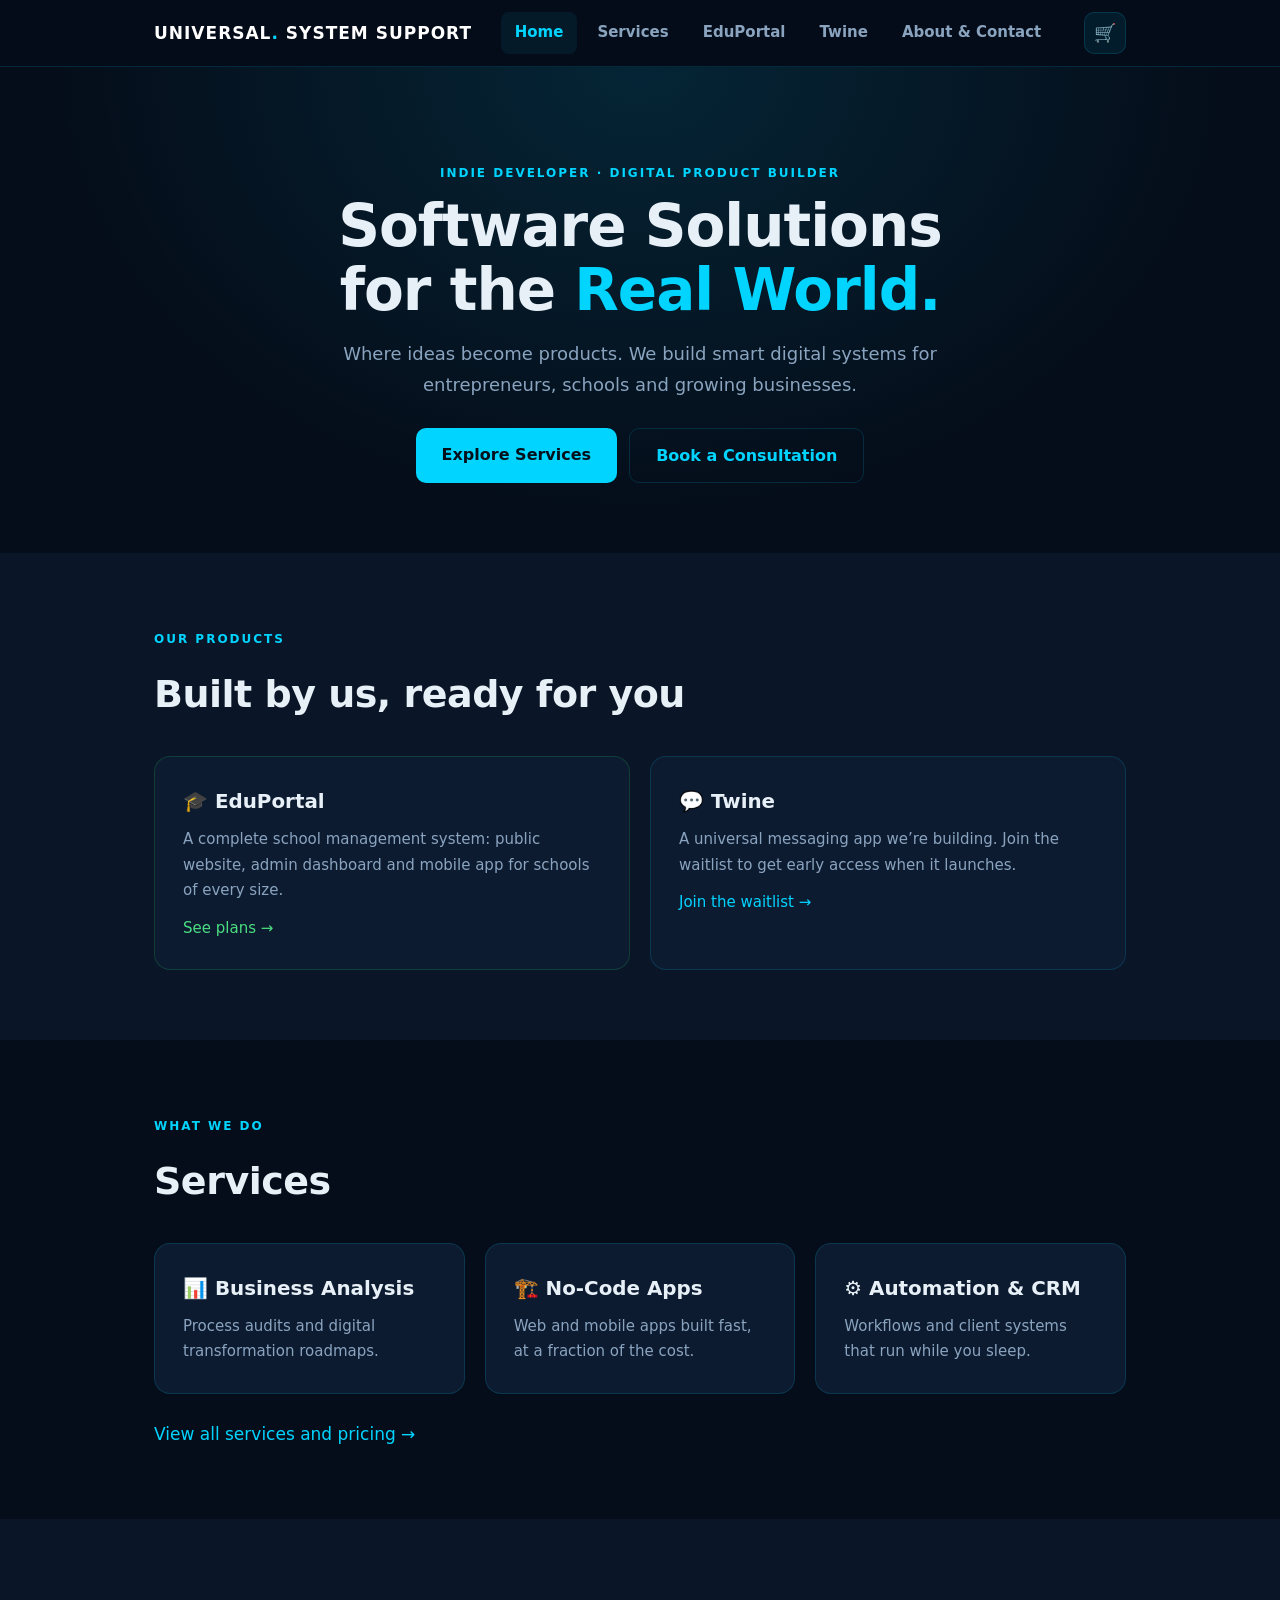
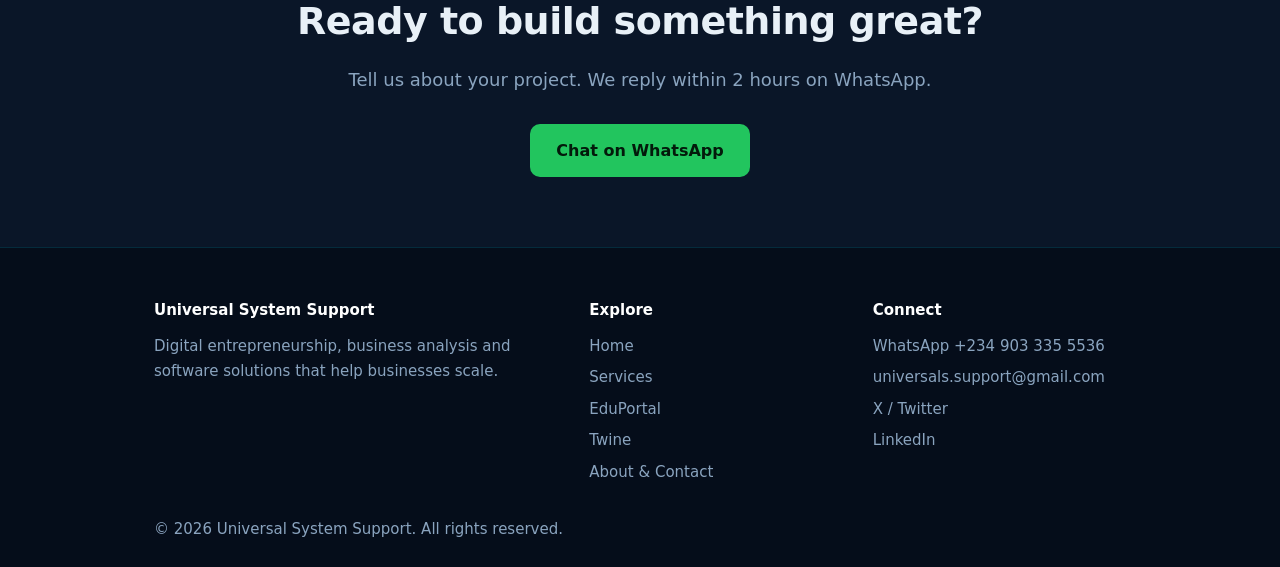
<file: index.html>
<!DOCTYPE html><html lang="en"><head><meta charset="UTF-8"><meta name="viewport" content="width=device-width,initial-scale=1"><title>Universal System Support — Software Solutions for the Real World</title><meta name="description" content="Digital entrepreneurship, business analysis and software solutions: EduPortal school management, Twine messaging and custom systems."><link rel="stylesheet" href="/styles.css"></head>
<body data-page="home">
<main>
<section class="hero"><div class="wrap"><span class="tag">Indie Developer · Digital Product Builder</span>
<h1>Software Solutions<br>for the <em>Real World.</em></h1>
<p class="lead">Where ideas become products. We build smart digital systems for entrepreneurs, schools and growing businesses.</p>
<div class="row"><a class="btn" href="/services">Explore Services</a><a class="btn o" href="/about#contact">Book a Consultation</a></div></div></section>

<section class="alt"><div class="wrap"><span class="tag">Our Products</span><h2>Built by us, ready for you</h2>
<div class="grid">
<div class="card eg"><h3>🎓 EduPortal</h3><p>A complete school management system: public website, admin dashboard and mobile app for schools of every size.</p><p style="margin-top:12px"><a href="/eduportal">See plans →</a></p></div>
<div class="card"><h3>💬 Twine</h3><p>A universal messaging app we’re building. Join the waitlist to get early access when it launches.</p><p style="margin-top:12px"><a href="/twine">Join the waitlist →</a></p></div>
</div></div></section>

<section><div class="wrap"><span class="tag">What We Do</span><h2>Services</h2>
<div class="grid">
<div class="card"><h3>📊 Business Analysis</h3><p>Process audits and digital transformation roadmaps.</p></div>
<div class="card"><h3>🏗️ No-Code Apps</h3><p>Web and mobile apps built fast, at a fraction of the cost.</p></div>
<div class="card"><h3>⚙️ Automation & CRM</h3><p>Workflows and client systems that run while you sleep.</p></div>
</div><p style="margin-top:26px"><a href="/services">View all services and pricing →</a></p></div></section>

<section class="alt"><div class="wrap" style="text-align:center"><h2>Ready to build something great?</h2><p class="lead">Tell us about your project. We reply within 2 hours on WhatsApp.</p><a class="btn g" href="https://wa.me/2349033355536" target="_blank">Chat on WhatsApp</a></div></section>
</main>
<script src="/site.js"></script></body></html>
</file>
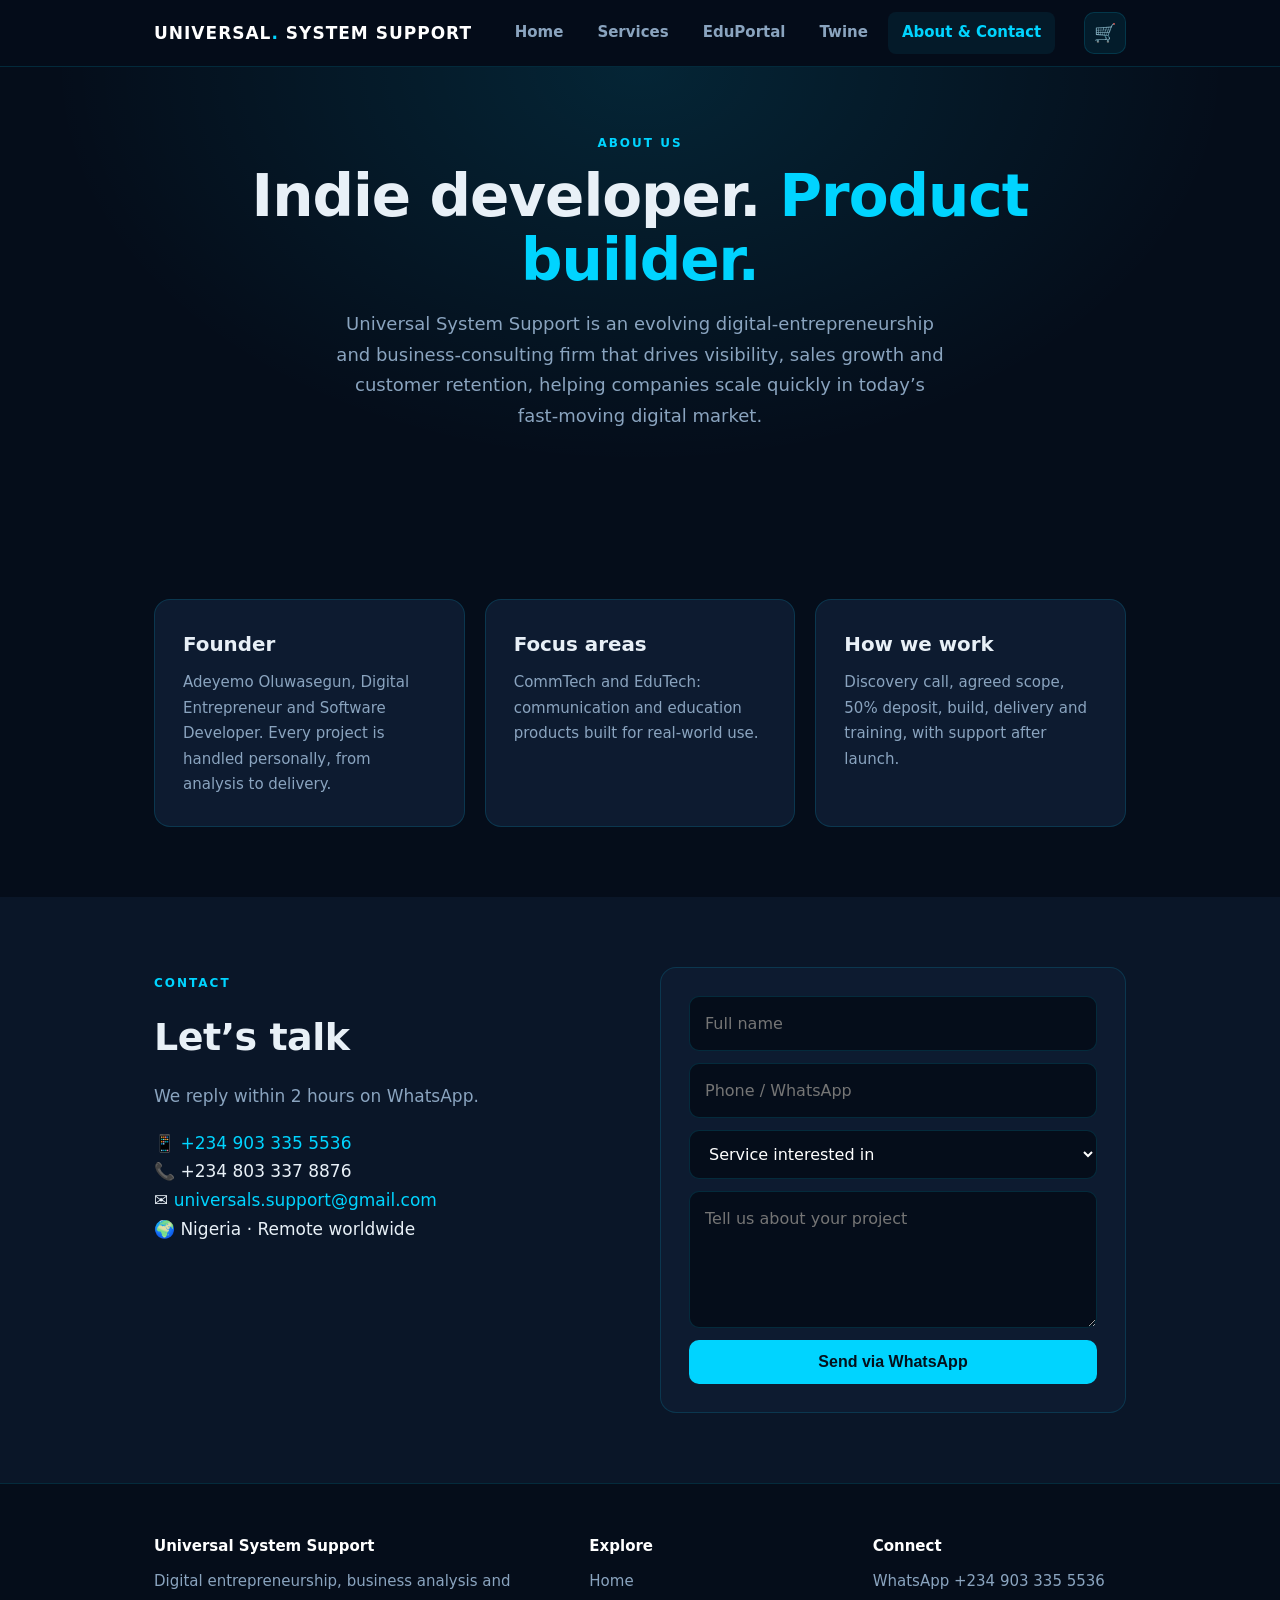
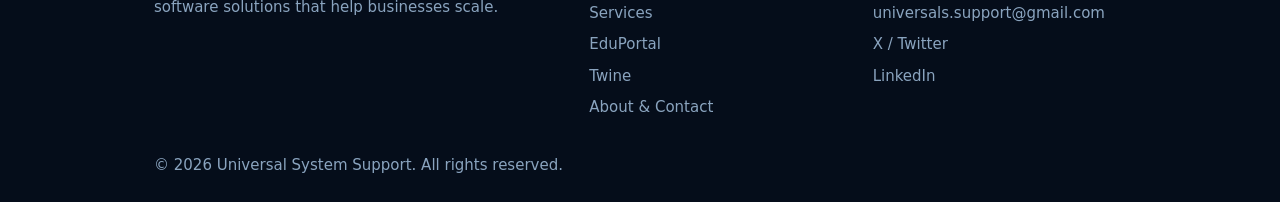
<file: about.html>
<!DOCTYPE html><html lang="en"><head><meta charset="UTF-8"><meta name="viewport" content="width=device-width,initial-scale=1"><title>About & Contact — Universal System Support</title><link rel="stylesheet" href="/styles.css"></head>
<body data-page="about">
<main>
<section class="hero sm"><div class="wrap"><span class="tag">About Us</span><h1>Indie developer. <em>Product builder.</em></h1>
<p class="lead">Universal System Support is an evolving digital‑entrepreneurship and business‑consulting firm that drives visibility, sales growth and customer retention, helping companies scale quickly in today’s fast‑moving digital market.</p></div></section>

<section><div class="wrap"><div class="grid">
<div class="card"><h3>Founder</h3><p>Adeyemo Oluwasegun, Digital Entrepreneur and Software Developer. Every project is handled personally, from analysis to delivery.</p></div>
<div class="card"><h3>Focus areas</h3><p>CommTech and EduTech: communication and education products built for real-world use.</p></div>
<div class="card"><h3>How we work</h3><p>Discovery call, agreed scope, 50% deposit, build, delivery and training, with support after launch.</p></div>
</div></div></section>

<section class="alt" id="contact"><div class="wrap split">
<div><span class="tag">Contact</span><h2>Let’s talk</h2><p style="color:var(--mu)">We reply within 2 hours on WhatsApp.</p>
<p style="margin-top:18px">📱 <a href="https://wa.me/2349033355536" target="_blank">+234 903 335 5536</a><br>📞 +234 803 337 8876<br>✉️ <a href="mailto:universals.support@gmail.com">universals.support@gmail.com</a><br>🌍 Nigeria · Remote worldwide</p></div>
<div class="card"><form data-wa="Hi USS, new enquiry from the website.">
<input name="Name" placeholder="Full name" required>
<input name="Phone" placeholder="Phone / WhatsApp">
<select name="Service"><option value="">Service interested in</option><option>Business Analysis & Strategy</option><option>No-Code App Development</option><option>Process Automation</option><option>Digital Products</option><option>CRM & Database Setup</option><option>Website / Landing Page</option><option>EduPortal</option></select>
<textarea name="Message" rows="4" placeholder="Tell us about your project" required></textarea>
<button class="btn" type="submit">Send via WhatsApp</button></form></div>
</div></section>
</main>
<script src="/site.js"></script></body></html>
</file>
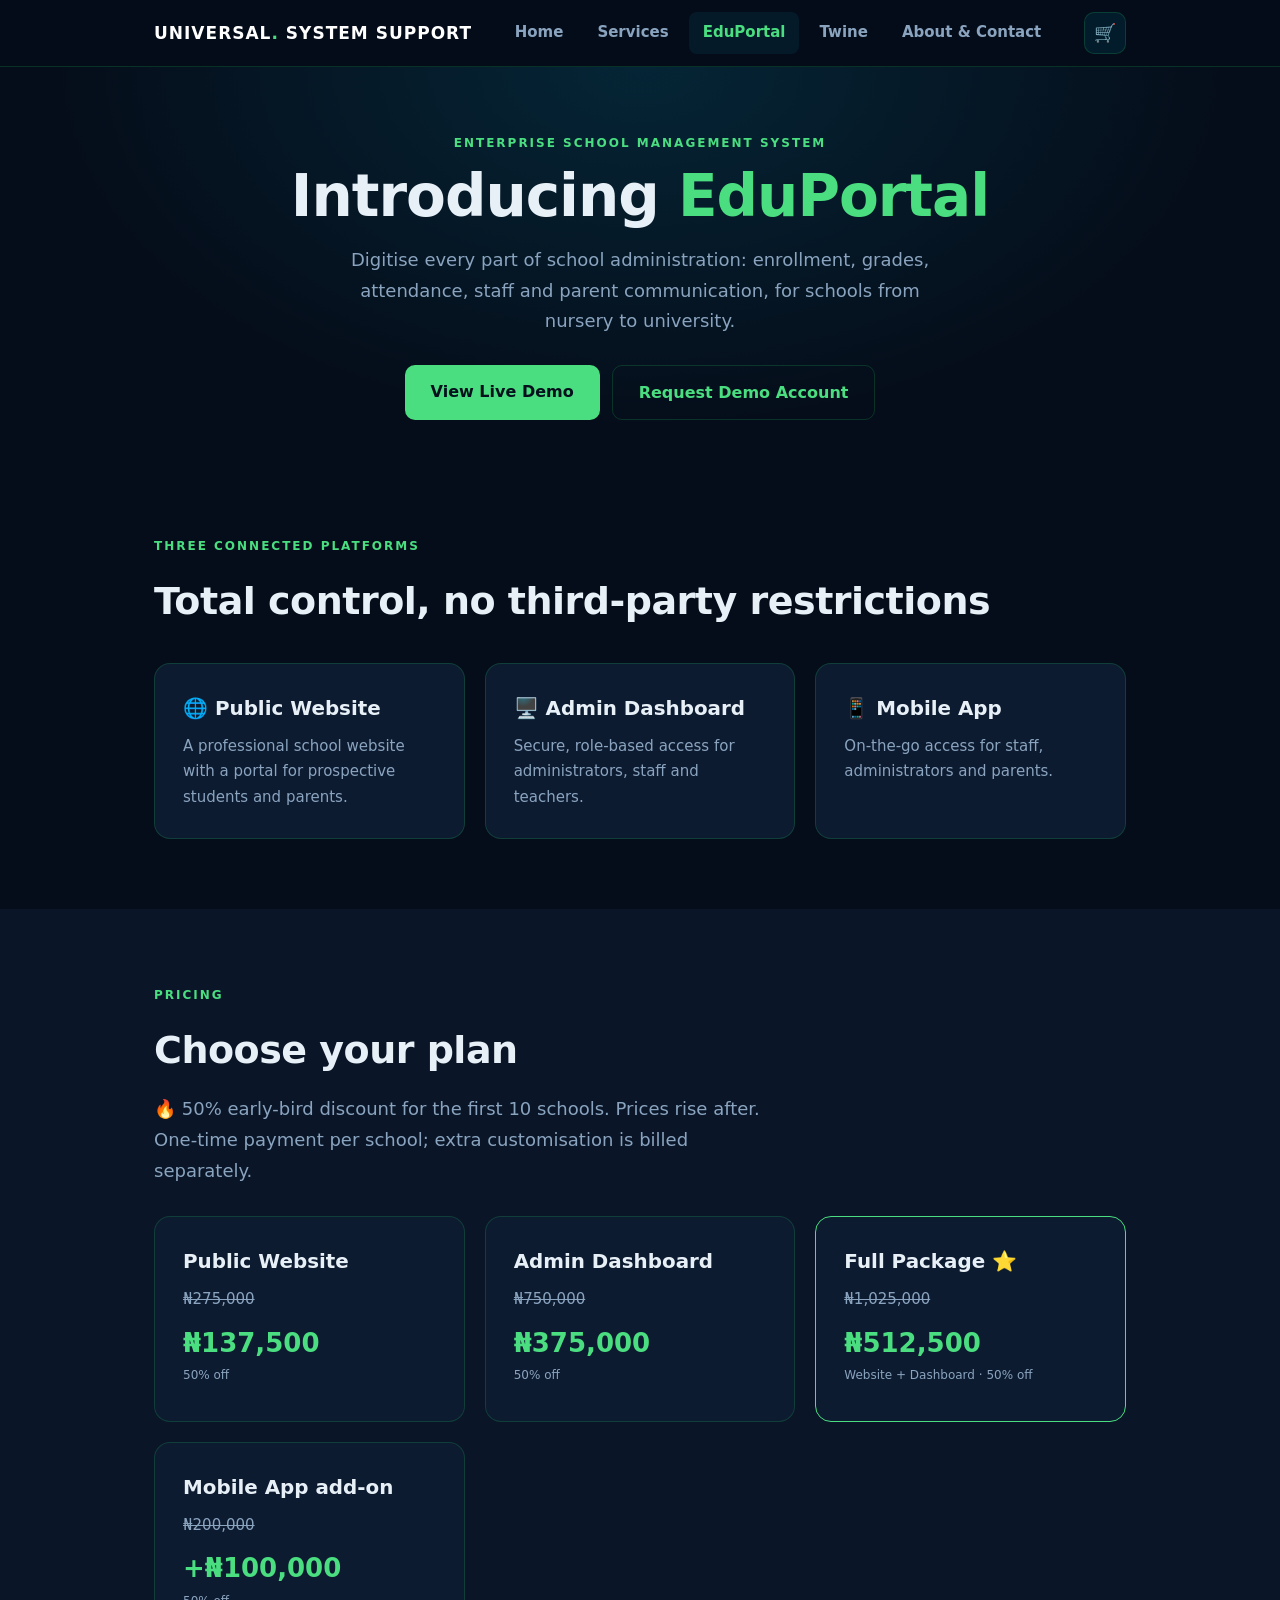
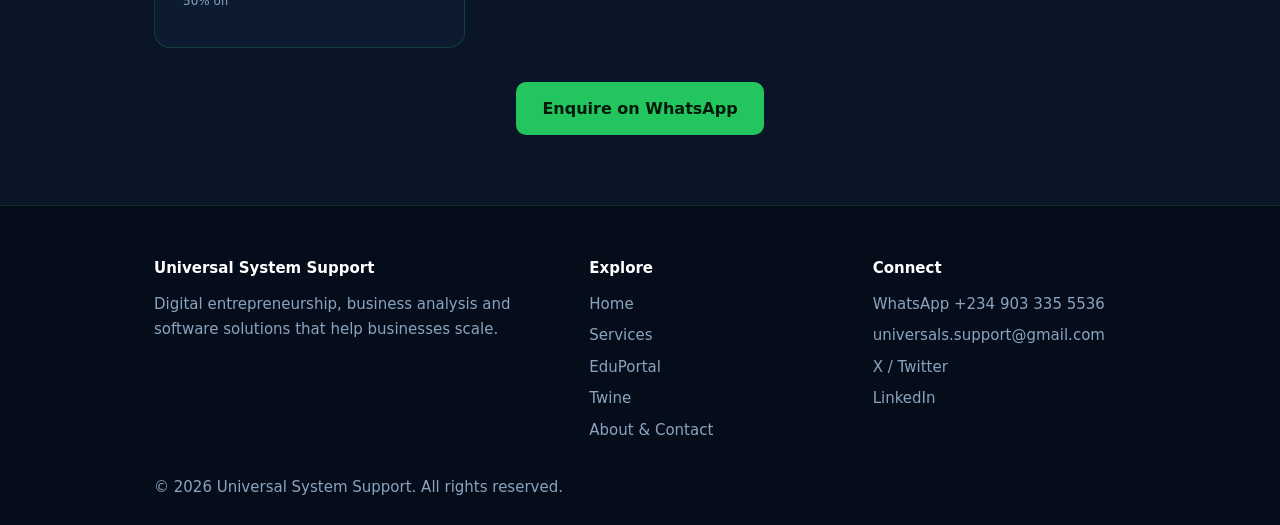
<file: eduportal.html>
<!DOCTYPE html><html lang="en"><head><meta charset="UTF-8"><meta name="viewport" content="width=device-width,initial-scale=1"><title>EduPortal — School Management System | Universal System Support</title><link rel="stylesheet" href="/styles.css"></head>
<body data-page="edu" class="eg">
<main>
<section class="hero sm"><div class="wrap"><span class="tag">Enterprise School Management System</span><h1>Introducing <em>EduPortal</em></h1>
<p class="lead">Digitise every part of school administration: enrollment, grades, attendance, staff and parent communication, for schools from nursery to university.</p>
<div class="row"><a class="btn" href="https://universalskills-school.vercel.app/" target="_blank">View Live Demo</a><a class="btn o" href="https://wa.me/2349033355536?text=Hi%20USS%2C%20please%20send%20me%20a%20demo%20account%20to%20test%20EduPortal." target="_blank">Request Demo Account</a></div></div></section>

<section><div class="wrap"><span class="tag">Three connected platforms</span><h2>Total control, no third-party restrictions</h2>
<div class="grid">
<div class="card"><h3>🌐 Public Website</h3><p>A professional school website with a portal for prospective students and parents.</p></div>
<div class="card"><h3>🖥️ Admin Dashboard</h3><p>Secure, role-based access for administrators, staff and teachers.</p></div>
<div class="card"><h3>📱 Mobile App</h3><p>On-the-go access for staff, administrators and parents.</p></div>
</div></div></section>

<section class="alt"><div class="wrap"><span class="tag">Pricing</span><h2>Choose your plan</h2>
<p class="lead" style="margin-left:0">🔥 50% early-bird discount for the first 10 schools. Prices rise after. One-time payment per school; extra customisation is billed separately.</p>
<div class="grid">
<div class="card"><h3>Public Website</h3><p><s>₦275,000</s></p><div class="price">₦137,500<small>50% off</small></div></div>
<div class="card"><h3>Admin Dashboard</h3><p><s>₦750,000</s></p><div class="price">₦375,000<small>50% off</small></div></div>
<div class="card" style="border-color:var(--cy)"><h3>Full Package ⭐</h3><p><s>₦1,025,000</s></p><div class="price">₦512,500<small>Website + Dashboard · 50% off</small></div></div>
<div class="card"><h3>Mobile App add-on</h3><p><s>₦200,000</s></p><div class="price">+₦100,000<small>50% off</small></div></div>
</div>
<div class="row" style="margin-top:34px"><a class="btn g" href="https://wa.me/2349033355536?text=Hi%20USS%2C%20I%27m%20interested%20in%20EduPortal%20for%20my%20school." target="_blank">Enquire on WhatsApp</a></div></div></section>
</main>
<script src="/site.js"></script></body></html>
</file>
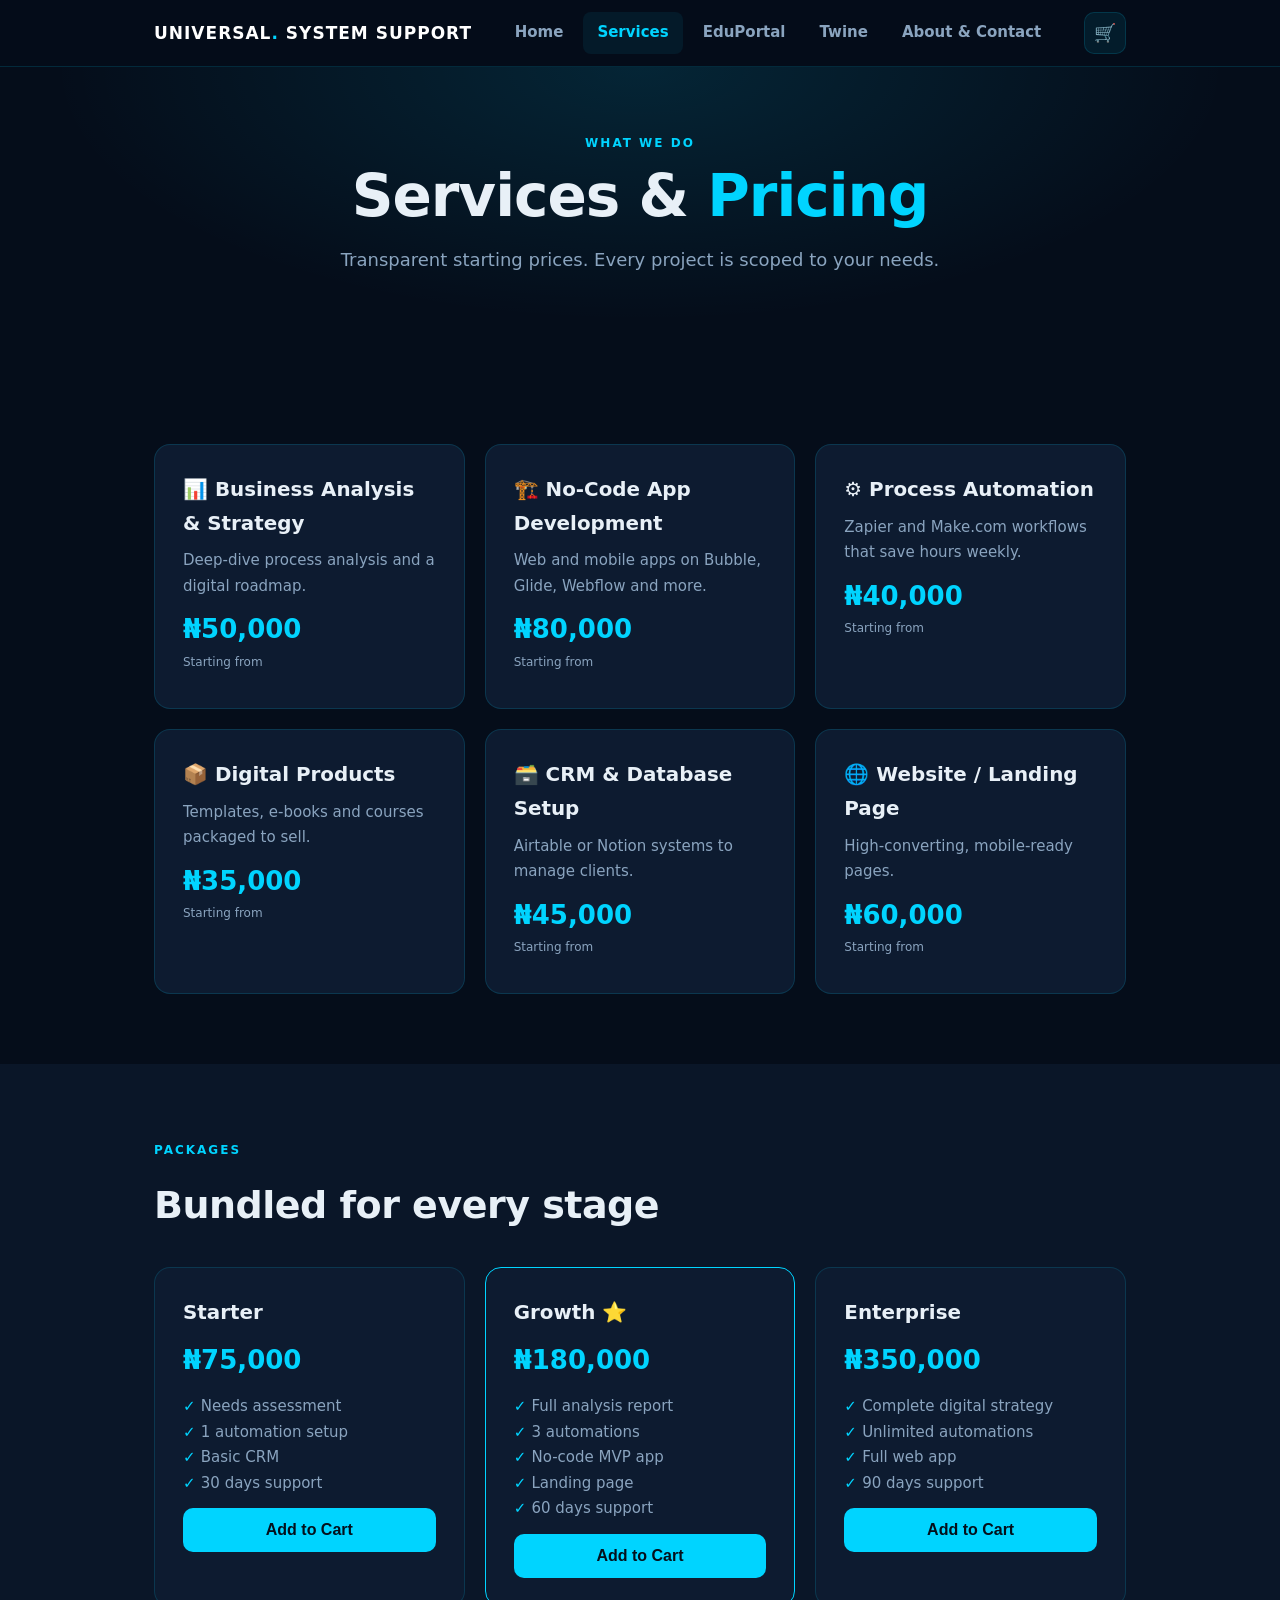
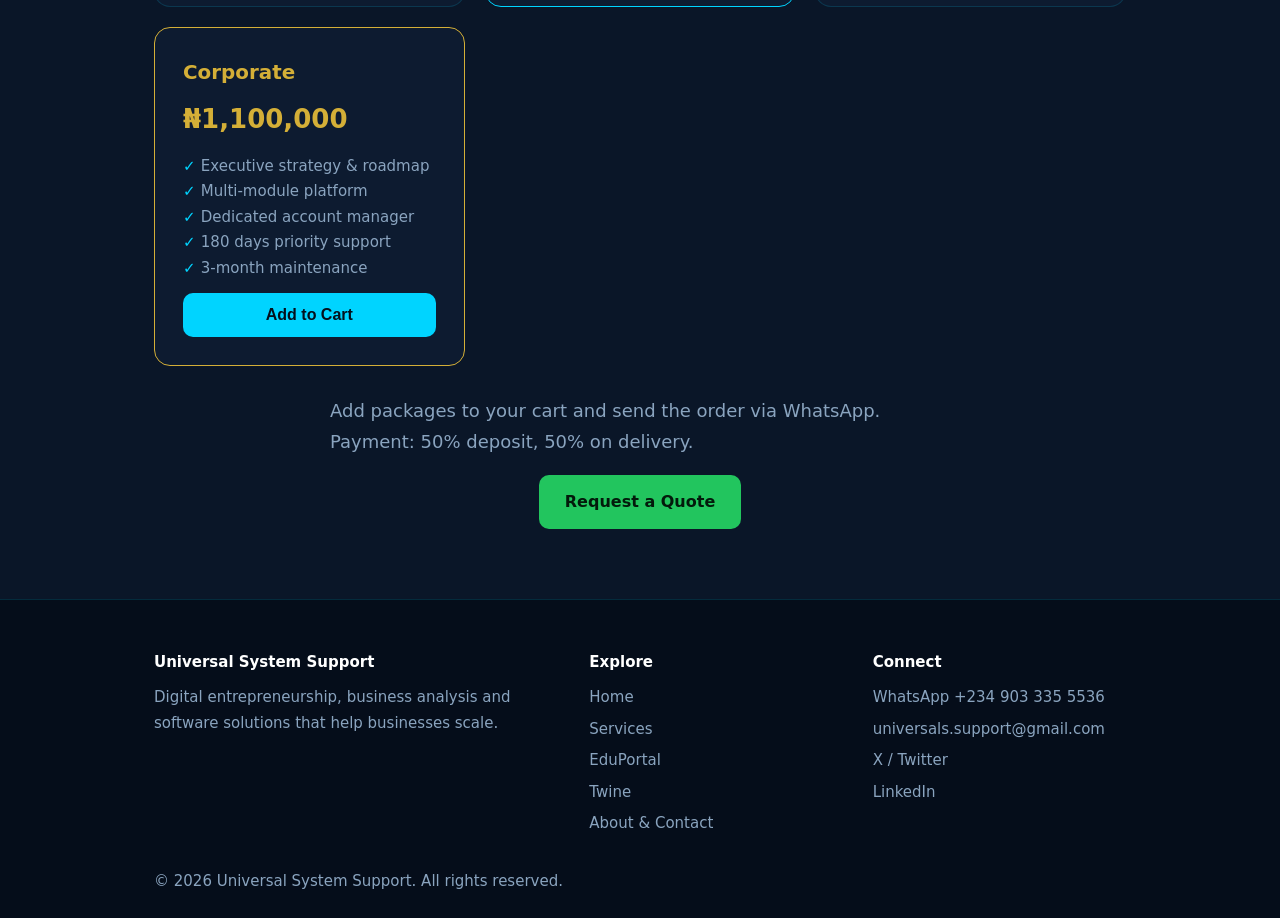
<file: services.html>
<!DOCTYPE html><html lang="en"><head><meta charset="UTF-8"><meta name="viewport" content="width=device-width,initial-scale=1"><title>Services & Pricing — Universal System Support</title><link rel="stylesheet" href="/styles.css"></head>
<body data-page="services">
<main>
<section class="hero sm"><div class="wrap"><span class="tag">What We Do</span><h1>Services & <em>Pricing</em></h1><p class="lead">Transparent starting prices. Every project is scoped to your needs.</p></div></section>

<section><div class="wrap"><div class="grid">
<div class="card"><h3>📊 Business Analysis & Strategy</h3><p>Deep-dive process analysis and a digital roadmap.</p><div class="price">₦50,000<small>Starting from</small></div></div>
<div class="card"><h3>🏗️ No-Code App Development</h3><p>Web and mobile apps on Bubble, Glide, Webflow and more.</p><div class="price">₦80,000<small>Starting from</small></div></div>
<div class="card"><h3>⚙️ Process Automation</h3><p>Zapier and Make.com workflows that save hours weekly.</p><div class="price">₦40,000<small>Starting from</small></div></div>
<div class="card"><h3>📦 Digital Products</h3><p>Templates, e-books and courses packaged to sell.</p><div class="price">₦35,000<small>Starting from</small></div></div>
<div class="card"><h3>🗃️ CRM & Database Setup</h3><p>Airtable or Notion systems to manage clients.</p><div class="price">₦45,000<small>Starting from</small></div></div>
<div class="card"><h3>🌐 Website / Landing Page</h3><p>High-converting, mobile-ready pages.</p><div class="price">₦60,000<small>Starting from</small></div></div>
</div></div></section>

<section class="alt"><div class="wrap"><span class="tag">Packages</span><h2>Bundled for every stage</h2>
<div class="grid">
<div class="card"><h3>Starter</h3><div class="price">₦75,000</div><ul><li>Needs assessment</li><li>1 automation setup</li><li>Basic CRM</li><li>30 days support</li></ul><button class="btn" style="width:100%" data-add="p1|Starter Package|75000">Add to Cart</button></div>
<div class="card" style="border-color:var(--cy)"><h3>Growth ⭐</h3><div class="price">₦180,000</div><ul><li>Full analysis report</li><li>3 automations</li><li>No-code MVP app</li><li>Landing page</li><li>60 days support</li></ul><button class="btn" style="width:100%" data-add="p2|Growth Package|180000">Add to Cart</button></div>
<div class="card"><h3>Enterprise</h3><div class="price">₦350,000</div><ul><li>Complete digital strategy</li><li>Unlimited automations</li><li>Full web app</li><li>90 days support</li></ul><button class="btn" style="width:100%" data-add="p3|Enterprise Package|350000">Add to Cart</button></div>
<div class="card" style="border-color:#d4af37"><h3 style="color:#d4af37">Corporate</h3><div class="price" style="color:#d4af37">₦1,100,000</div><ul><li>Executive strategy & roadmap</li><li>Multi-module platform</li><li>Dedicated account manager</li><li>180 days priority support</li><li>3-month maintenance</li></ul><button class="btn" style="width:100%" data-add="p4|Corporate Package|1100000">Add to Cart</button></div>
</div>
<p class="lead" style="margin:30px auto 0">Add packages to your cart and send the order via WhatsApp. Payment: 50% deposit, 50% on delivery.</p>
<div class="row" style="margin-top:18px"><a class="btn g" href="https://wa.me/2349033355536?text=Hi%20USS%2C%20I%27d%20like%20a%20quote" target="_blank">Request a Quote</a></div></div></section>
</main>
<script src="/site.js"></script></body></html>
</file>
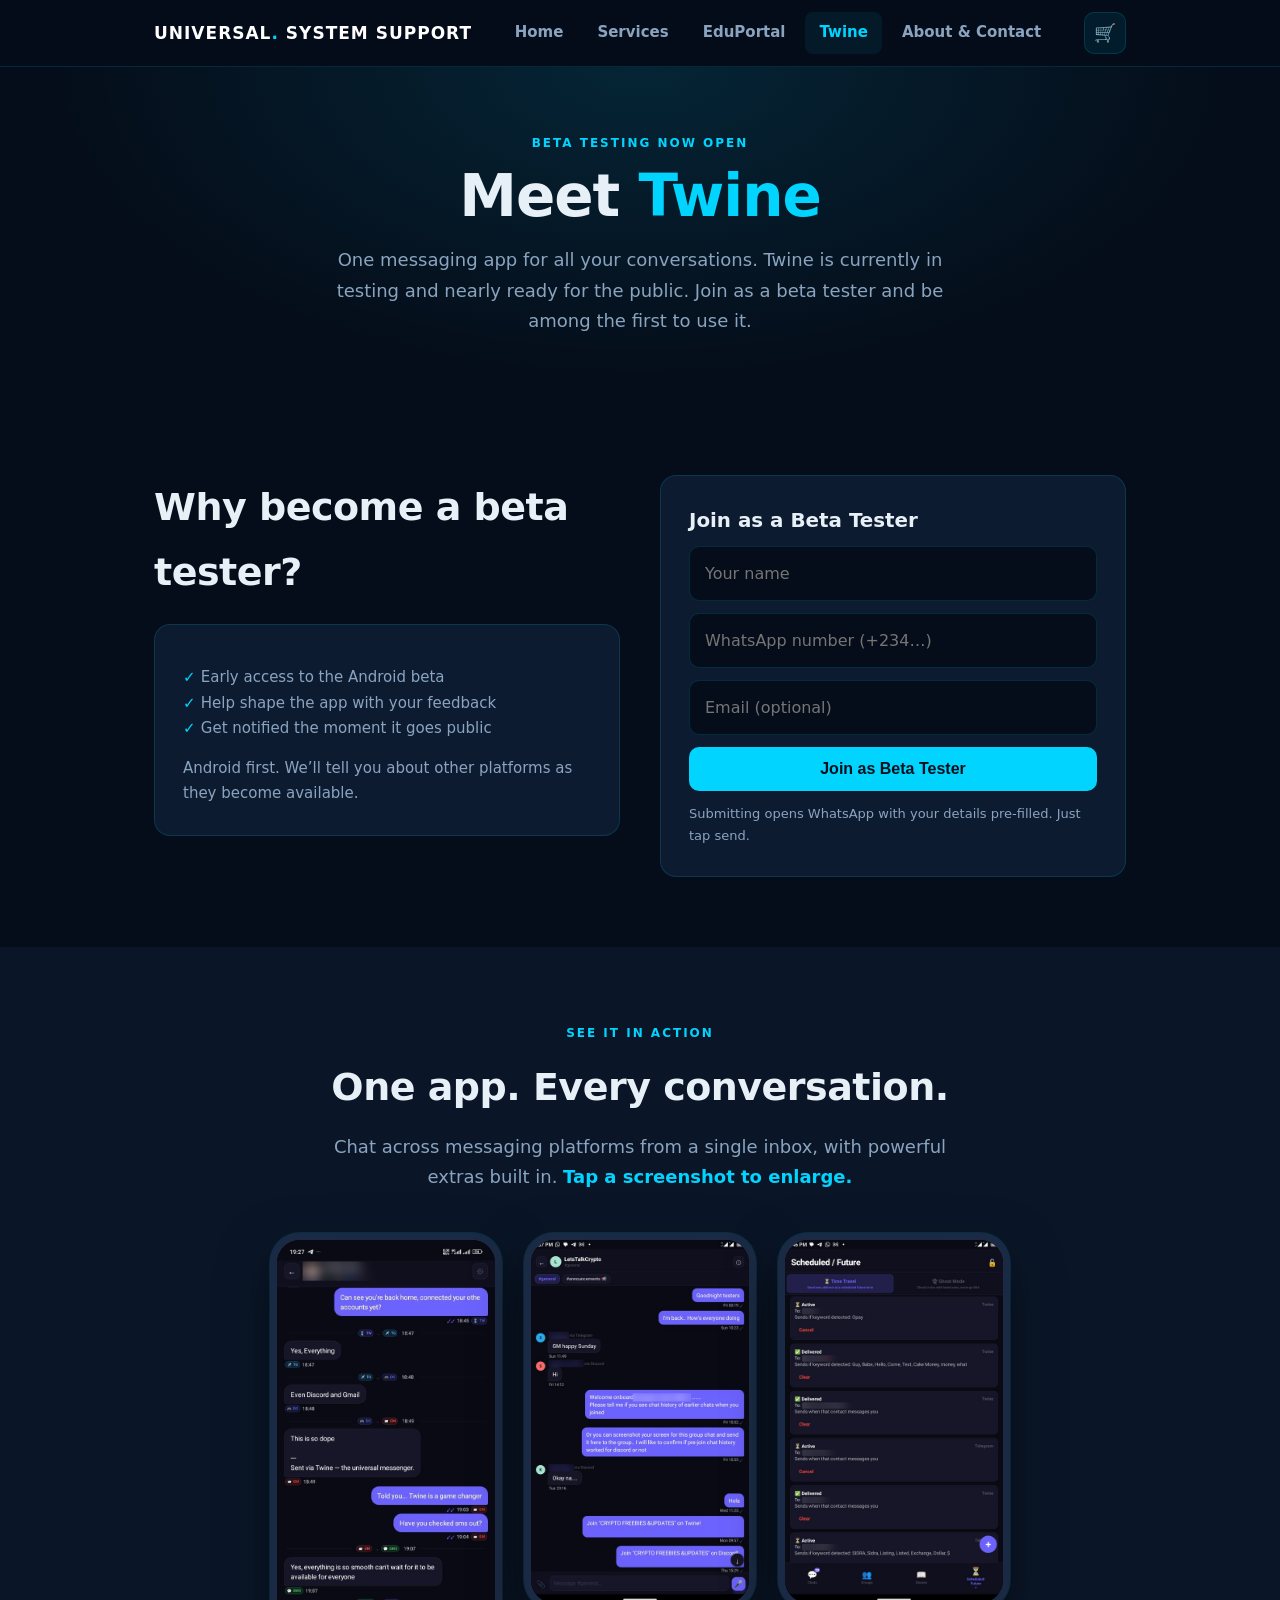
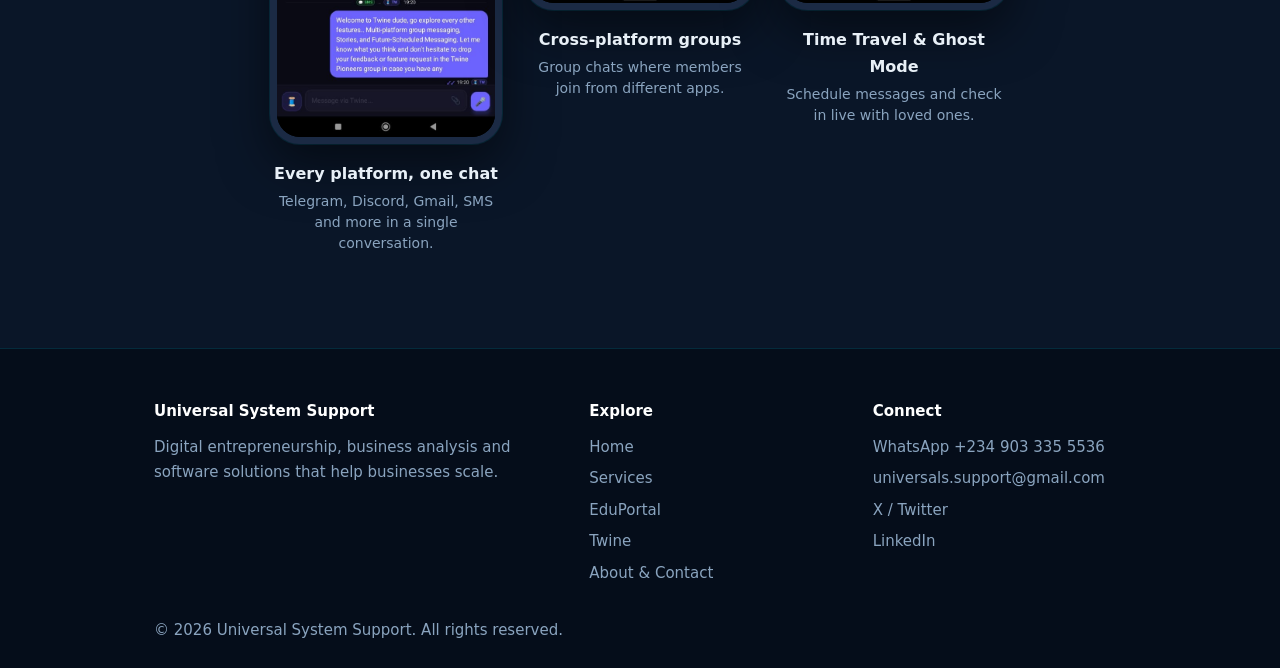
<file: twine.html>
<!DOCTYPE html><html lang="en"><head><meta charset="UTF-8"><meta name="viewport" content="width=device-width,initial-scale=1"><title>Twine — Become a Beta Tester | Universal System Support</title><link rel="stylesheet" href="/styles.css"><style>
.shots{display:flex;gap:22px;overflow-x:auto;scroll-snap-type:x mandatory;padding:10px 5% 24px;margin-top:30px;-webkit-overflow-scrolling:touch}
.shot{flex:0 0 232px;scroll-snap-align:center;text-align:center}
.phone{border:7px solid #1b2a44;border-radius:30px;overflow:hidden;background:#000;box-shadow:0 20px 50px rgba(0,0,0,.5),0 0 0 1px var(--bd)}
.phone img{display:block;width:100%;height:auto}
.shot h3{font-size:16px;margin:16px 0 4px}.shot p{color:var(--mu);font-size:14px;line-height:1.5}
@media(min-width:1000px){.shots{justify-content:center;overflow:visible}}
.phone img{cursor:zoom-in}.lb{position:fixed;inset:0;background:rgba(2,8,16,.95);z-index:200;display:none;align-items:center;justify-content:center;padding:16px;cursor:zoom-out}.lb.on{display:flex}.lb img{max-width:100%;max-height:100%;border-radius:12px;touch-action:pinch-zoom}.lb button{position:absolute;top:14px;right:14px;width:44px;height:44px;border-radius:50%;border:1px solid var(--bd);background:rgba(0,212,255,.12);color:#fff;font-size:20px;cursor:pointer}
</style>
</head>
<body data-page="twine">
<main>
<section class="hero sm"><div class="wrap"><span class="tag">Beta Testing Now Open</span><h1>Meet <em>Twine</em></h1>
<p class="lead">One messaging app for all your conversations. Twine is currently in testing and nearly ready for the public. Join as a beta tester and be among the first to use it.</p></div></section>

<section><div class="wrap split">
<div><h2>Why become a beta tester?</h2>
<div class="card" style="margin-top:20px"><ul>
<li>Early access to the Android beta</li>
<li>Help shape the app with your feedback</li>
<li>Get notified the moment it goes public</li>
</ul><p style="margin-top:14px">Android first. We’ll tell you about other platforms as they become available.</p></div></div>
<div class="card"><h3>Join as a Beta Tester</h3>
<form data-wa="Hi USS, I’d like to join the Twine beta testers.">
<input name="Name" placeholder="Your name" required>
<input name="WhatsApp" placeholder="WhatsApp number (+234…)" required>
<input name="Email" type="email" placeholder="Email (optional)">
<button class="btn" type="submit">Join as Beta Tester</button>
</form><p style="margin-top:12px;font-size:13px">Submitting opens WhatsApp with your details pre-filled. Just tap send.</p></div>
</div></section>
<section class="alt"><div class="wrap" style="text-align:center"><span class="tag">See It In Action</span><h2>One app. Every conversation.</h2><p class="lead">Chat across messaging platforms from a single inbox, with powerful extras built in. <b style="color:var(--cy)">Tap a screenshot to enlarge.</b></p></div>
<div class="shots">
<div class="shot"><div class="phone"><img src="/images/twine-chat.jpg" data-full="/images/twine-chat.jpg" alt="Twine chat showing messages from Telegram, Discord, Gmail and SMS in one conversation" loading="lazy"></div><h3>Every platform, one chat</h3><p>Telegram, Discord, Gmail, SMS and more in a single conversation.</p></div>
<div class="shot"><div class="phone"><img src="/images/twine-group.jpg" data-full="/images/twine-group-full.jpg" alt="Twine group chat with members joining from Telegram and Discord" loading="lazy"></div><h3>Cross-platform groups</h3><p>Group chats where members join from different apps.</p></div>
<div class="shot"><div class="phone"><img src="/images/twine-scheduled.jpg" data-full="/images/twine-scheduled-full.jpg" alt="Twine Scheduled and Future screen with Time Travel and Ghost Mode" loading="lazy"></div><h3>Time Travel & Ghost Mode</h3><p>Schedule messages and check in live with loved ones.</p></div>

</div></section>

</main>
<div class="lb" id="lb"><button aria-label="Close">✕</button><img alt=""></div>
<script>
(function(){var lb=document.getElementById('lb'),im=lb.querySelector('img');
document.querySelectorAll('.phone img').forEach(function(i){i.addEventListener('click',function(){im.src=i.dataset.full||i.src;im.alt=i.alt;lb.classList.add('on')})});
lb.addEventListener('click',function(){lb.classList.remove('on')});
document.addEventListener('keydown',function(e){if(e.key==='Escape')lb.classList.remove('on')});})();
</script>
<script src="/site.js"></script></body></html>
</file>
<file: styles.css>
:root{--bg:#050d1a;--bg2:#0a1628;--card:#0d1b30;--cy:#00d4ff;--tx:#e8f0f7;--mu:#8aa4bf;--bd:rgba(0,212,255,.15);--gr:#22c55e}
*{box-sizing:border-box;margin:0;padding:0}
html{scroll-behavior:smooth}
body{font:17px/1.7 system-ui,-apple-system,Segoe UI,Roboto,sans-serif;background:var(--bg);color:var(--tx)}
a{color:var(--cy);text-decoration:none}
.wrap{max-width:1100px;margin:0 auto;padding:0 5%}
header{position:sticky;top:0;z-index:50;background:rgba(5,13,26,.95);backdrop-filter:blur(14px);border-bottom:1px solid var(--bd)}
header .wrap{display:flex;align-items:center;justify-content:space-between;height:66px}
.logo{font-weight:800;letter-spacing:1px;color:#fff}.logo span{color:var(--cy)}
nav{display:flex;gap:6px}
nav a{color:var(--mu);padding:8px 14px;border-radius:8px;font-weight:600;font-size:15px}
nav a:hover,nav a.on{color:var(--cy);background:rgba(0,212,255,.07)}
.burger{display:none;background:none;border:1px solid var(--bd);color:var(--cy);font-size:22px;padding:2px 10px;border-radius:8px}
.hero{padding:90px 0 70px;text-align:center;background:radial-gradient(ellipse at 50% 0,rgba(0,212,255,.12),transparent 65%)}
.hero.sm{padding:60px 0 40px}
.tag{display:inline-block;font-size:12px;font-weight:700;letter-spacing:2px;text-transform:uppercase;color:var(--cy);margin-bottom:12px}
h1{font-size:clamp(32px,6vw,58px);line-height:1.1;letter-spacing:-1px;margin-bottom:16px}
h1 em{font-style:normal;color:var(--cy)}
h2{font-size:clamp(26px,4vw,38px);margin-bottom:12px;letter-spacing:-.5px}
.lead{color:var(--mu);max-width:620px;margin:0 auto 28px;font-size:18px}
section{padding:70px 0}.alt{background:var(--bg2)}
.grid{display:grid;grid-template-columns:repeat(auto-fit,minmax(260px,1fr));gap:20px;margin-top:30px}
.card{background:var(--card);border:1px solid var(--bd);border-radius:16px;padding:28px;transition:.25s}
.card:hover{transform:translateY(-4px);border-color:var(--cy)}
.card h3{margin-bottom:8px}.card p,.card li{color:var(--mu);font-size:15px}
.card ul{list-style:none;margin:12px 0}.card li:before{content:"✓ ";color:var(--cy);font-weight:700}
.price{font-size:26px;font-weight:800;color:var(--cy);margin:8px 0}
.price small{display:block;font-size:12px;color:var(--mu);font-weight:400}
.btn{display:inline-block;background:var(--cy);color:#04101c;font-weight:700;padding:13px 26px;border-radius:10px;border:0;cursor:pointer;font-size:16px}
.btn:hover{filter:brightness(1.1)}
.btn.o{background:transparent;color:var(--cy);border:1.5px solid var(--bd)}
.btn.g{background:var(--gr);color:#031a0b}
.row{display:flex;gap:12px;justify-content:center;flex-wrap:wrap}
.split{display:grid;grid-template-columns:1fr 1fr;gap:40px;align-items:start}
form{display:grid;gap:12px}
input,select,textarea{width:100%;background:#050d1a;border:1.5px solid var(--bd);color:#fff;border-radius:10px;padding:13px 15px;font:inherit;font-size:16px}
input:focus,select:focus,textarea:focus{outline:0;border-color:var(--cy)}
footer{border-top:1px solid var(--bd);padding:50px 0 24px;color:var(--mu);font-size:15px}
.fg{display:grid;grid-template-columns:1.6fr 1fr 1fr;gap:30px;margin-bottom:26px}
footer h4{color:#fff;margin-bottom:10px}footer a{display:block;color:var(--mu);margin-bottom:6px}
.eg{--cy:#4ade80;--bd:rgba(34,197,94,.2)}
@media(max-width:800px){nav{display:none;position:absolute;top:66px;left:0;right:0;flex-direction:column;background:var(--bg);padding:12px 5%;border-bottom:1px solid var(--bd)}nav.open{display:flex}.burger{display:block}.split,.fg{grid-template-columns:1fr}}
.hr{display:flex;gap:10px;align-items:center}
.cartb{position:relative;background:rgba(0,212,255,.08);border:1px solid var(--bd);color:#fff;font-size:18px;width:42px;height:42px;border-radius:10px;cursor:pointer}
.cartb b{display:none;position:absolute;top:-6px;right:-6px;background:var(--cy);color:#04101c;font-size:11px;width:19px;height:19px;border-radius:50%;align-items:center;justify-content:center}
.ov{position:fixed;inset:0;background:rgba(0,0,0,.6);opacity:0;pointer-events:none;transition:.3s;z-index:90}.ov.on{opacity:1;pointer-events:auto}
.cart{position:fixed;top:0;right:0;bottom:0;width:min(380px,100%);background:var(--bg2);border-left:1px solid var(--bd);z-index:100;transform:translateX(100%);transition:transform .3s;display:flex;flex-direction:column}.cart.on{transform:none}
.chd{display:flex;justify-content:space-between;align-items:center;padding:20px;border-bottom:1px solid var(--bd)}
.cbody{flex:1;overflow-y:auto;padding:10px 20px}.ce{text-align:center;color:var(--mu);padding:60px 10px}
.ci{display:flex;justify-content:space-between;gap:12px;padding:16px 0;border-bottom:1px solid var(--bd)}
.cp{color:var(--cy);font-weight:700;margin:2px 0 8px}
.cq{display:flex;align-items:center;gap:12px}.cq button{width:30px;height:30px;border-radius:8px;border:1px solid var(--bd);background:rgba(0,212,255,.08);color:var(--cy);font-size:18px;cursor:pointer}
.cx{background:none;border:0;color:var(--mu);font-size:18px;cursor:pointer}
.cfoot{padding:20px;border-top:1px solid var(--bd)}.ct{display:flex;justify-content:space-between;margin-bottom:14px;font-size:20px}.ct strong{color:var(--cy)}
</file>
